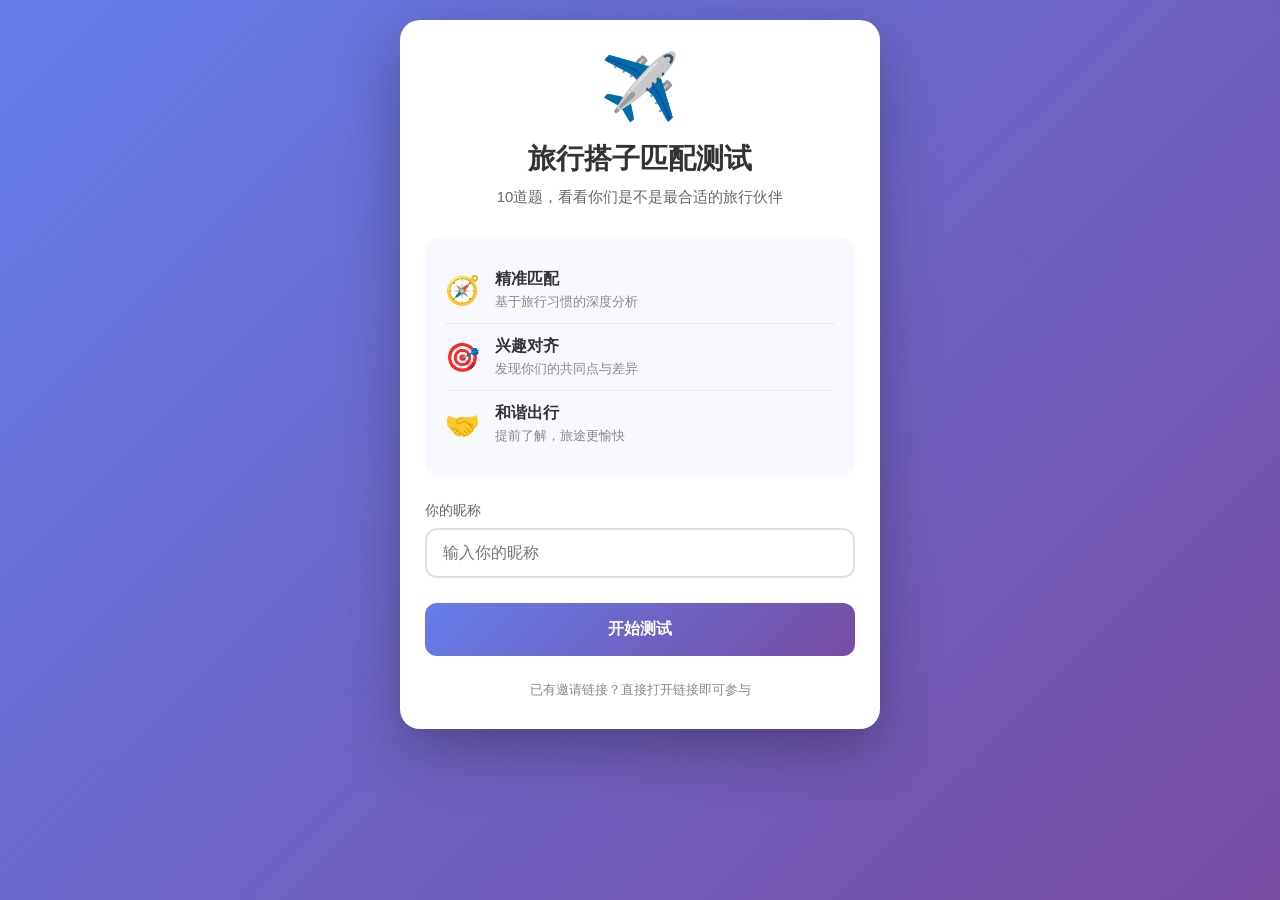
<file: index.html>
<!DOCTYPE html>
<html lang="zh-CN">
<head>
    <meta charset="UTF-8">
    <meta name="viewport" content="width=device-width, initial-scale=1.0">
    <title>旅行搭子匹配测试</title>
    <link rel="stylesheet" href="styles.css">
</head>
<body>
    <div class="container">
        <div class="hero-section">
            <div class="hero-icon">✈️</div>
            <h1 class="title">旅行搭子匹配测试</h1>
            <p class="subtitle">10道题，看看你们是不是最合适的旅行伙伴</p>
        </div>

        <div class="card">
            <div class="feature">
                <div class="feature-icon">🧭</div>
                <div class="feature-text">
                    <h3>精准匹配</h3>
                    <p>基于旅行习惯的深度分析</p>
                </div>
            </div>
            <div class="feature">
                <div class="feature-icon">🎯</div>
                <div class="feature-text">
                    <h3>兴趣对齐</h3>
                    <p>发现你们的共同点与差异</p>
                </div>
            </div>
            <div class="feature">
                <div class="feature-icon">🤝</div>
                <div class="feature-text">
                    <h3>和谐出行</h3>
                    <p>提前了解，旅途更愉快</p>
                </div>
            </div>
        </div>

        <div class="input-section">
            <label for="userName">你的昵称</label>
            <input type="text" id="userName" placeholder="输入你的昵称" maxlength="20">
        </div>

        <div class="button-group">
            <button id="startBtn" class="btn btn-primary">
                开始测试
            </button>
        </div>

        <div class="footer">
            <p>已有邀请链接？直接打开链接即可参与</p>
        </div>
    </div>

    <script src="questions.js"></script>
    <script src="app.js"></script>
</body>
</html>
</file>
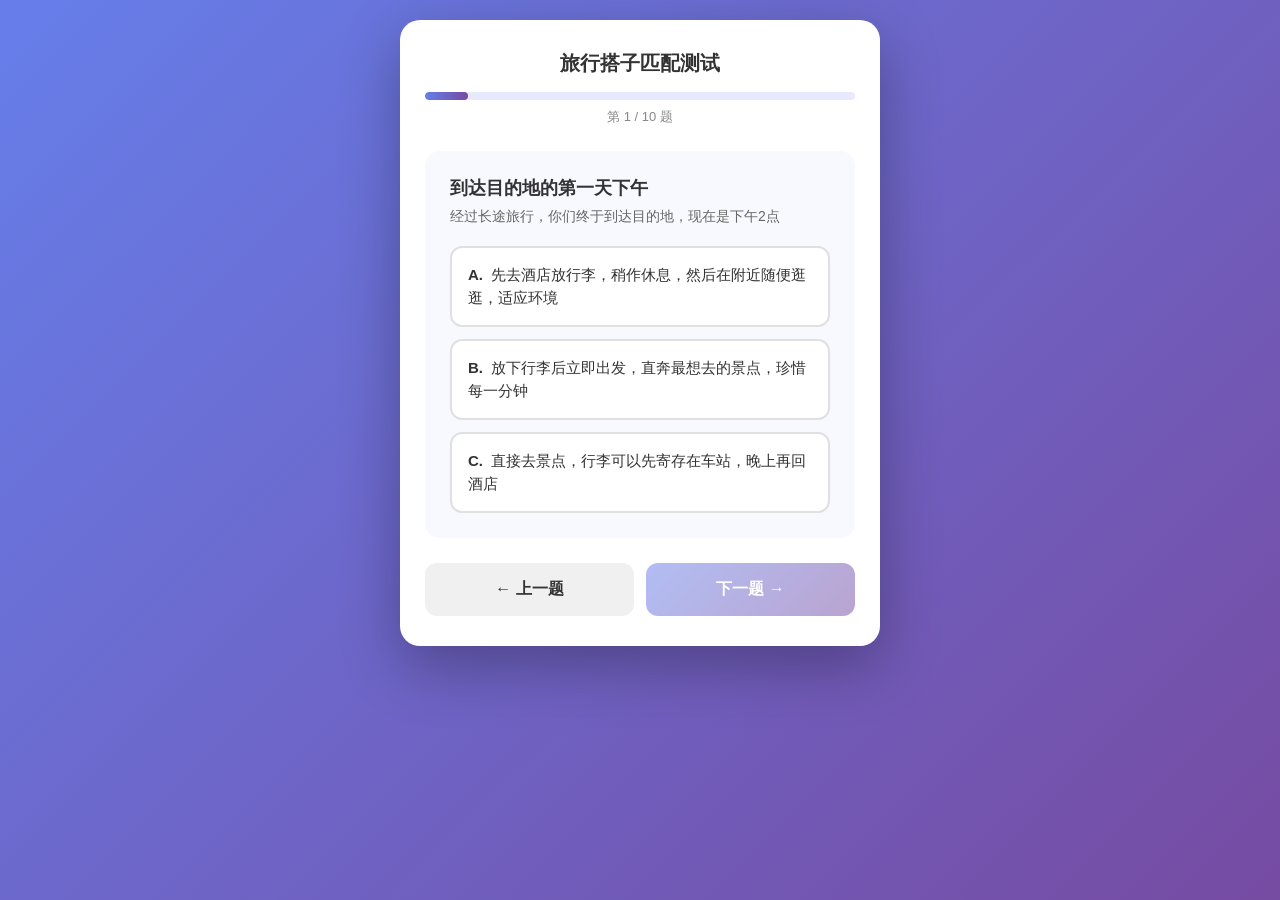
<file: quiz.html>
<!DOCTYPE html>
<html lang="zh-CN">
<head>
    <meta charset="UTF-8">
    <meta name="viewport" content="width=device-width, initial-scale=1.0">
    <title>旅行搭子匹配测试 - 答题中</title>
    <link rel="stylesheet" href="styles.css">
</head>
<body>
    <div class="container">
        <div class="quiz-header">
            <h2 id="inviterTitle">旅行搭子匹配测试</h2>
            <div class="progress-bar">
                <div class="progress-fill" id="progressFill"></div>
            </div>
            <div class="progress-text" id="progressText">第 1 / 10 题</div>
        </div>

        <div class="question-card">
            <h3 class="question-title" id="questionTitle">问题标题</h3>
            <p class="question-desc" id="questionDesc">问题描述</p>
            
            <div class="options-container" id="optionsContainer">
                <!-- 选项会通过JS动态生成 -->
            </div>
        </div>

        <div class="nav-buttons">
            <button id="prevBtn" class="btn btn-secondary" disabled>
                ← 上一题
            </button>
            <button id="nextBtn" class="btn btn-primary">
                下一题 →
            </button>
        </div>

        <div class="share-section" id="shareSection" style="display: none;">
            <p>答题完成！分享给你的旅伴一起测试吧</p>
            <button id="shareBtn" class="btn btn-secondary">
                📤 复制邀请链接
            </button>
        </div>
    </div>

    <div id="toast" class="toast"></div>

    <script src="questions.js"></script>
    <script src="app.js"></script>
</body>
</html>
</file>
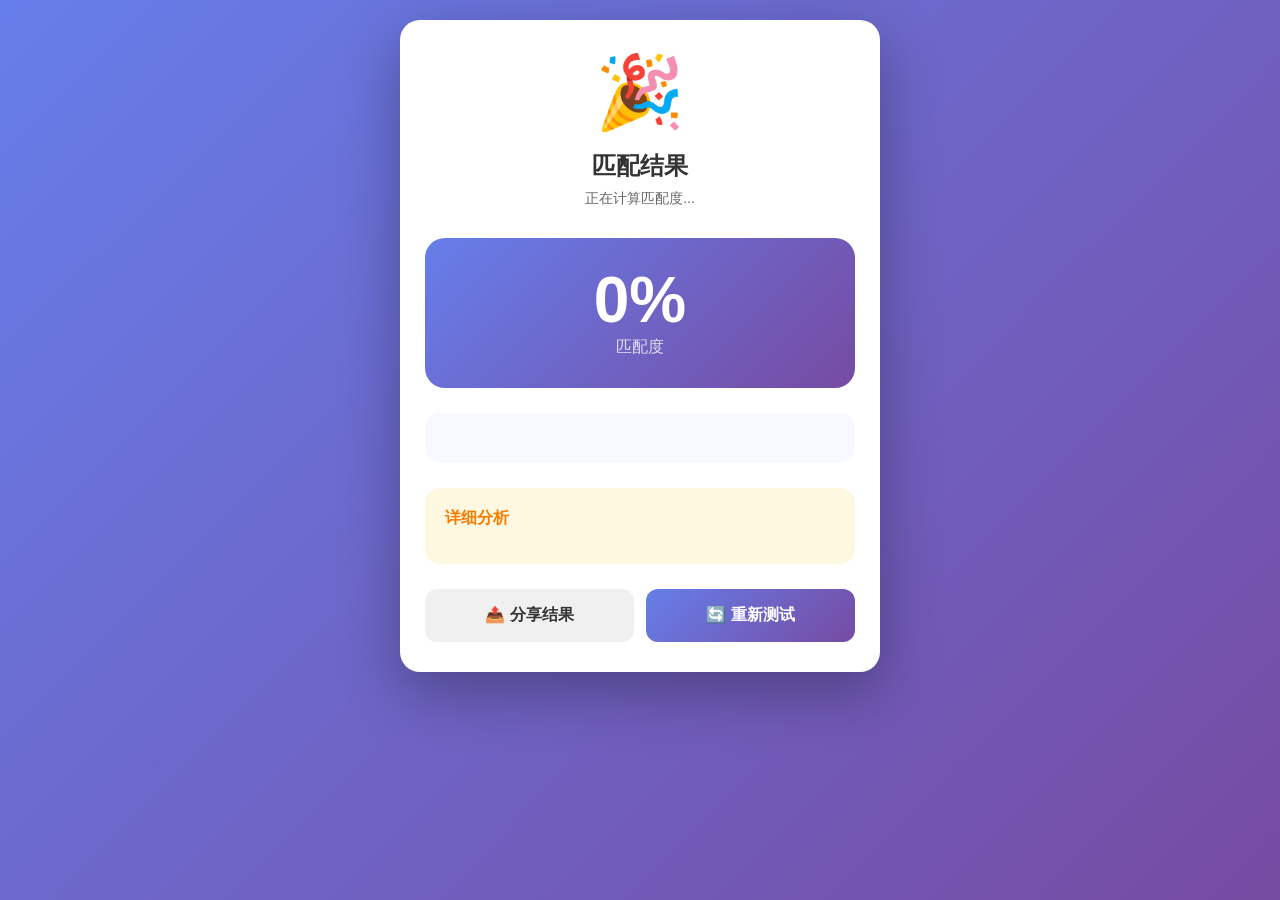
<file: result.html>
<!DOCTYPE html>
<html lang="zh-CN">
<head>
    <meta charset="UTF-8">
    <meta name="viewport" content="width=device-width, initial-scale=1.0">
    <title>旅行搭子匹配测试 - 结果</title>
    <link rel="stylesheet" href="styles.css">
</head>
<body>
    <div class="container">
        <div class="result-section">
            <div class="result-icon" id="resultIcon">🎉</div>
            <h1 class="result-title" id="resultTitle">匹配结果</h1>
            <p class="result-desc" id="resultDesc">正在计算匹配度...</p>
        </div>

        <div class="match-score" id="matchScore">
            <div class="score-number" id="scoreNumber">0%</div>
            <div class="score-label">匹配度</div>
        </div>

        <div class="result-card" id="resultCard">
            <!-- 结果详情会通过JS动态生成 -->
        </div>

        <div class="analysis-section" id="analysisSection">
            <h3>详细分析</h3>
            <div id="analysisContent"></div>
        </div>

        <div class="button-group">
            <button id="shareResultBtn" class="btn btn-secondary">
                📤 分享结果
            </button>
            <button id="restartBtn" class="btn btn-primary">
                🔄 重新测试
            </button>
        </div>

        <div class="invitee-section" id="inviteeSection" style="display: none;">
            <p>邀请你的旅伴也来测试，看看你们的匹配度！</p>
            <button id="inviteBtn" class="btn btn-primary">
                👫 生成邀请链接
            </button>
        </div>
    </div>

    <div id="toast" class="toast"></div>

    <script src="questions.js"></script>
    <script src="app.js"></script>
</body>
</html>
</file>
<file: styles.css>
* {
    margin: 0;
    padding: 0;
    box-sizing: border-box;
}

body {
    font-family: -apple-system, BlinkMacSystemFont, 'Segoe UI', Roboto, 'Helvetica Neue', Arial, sans-serif;
    background: linear-gradient(135deg, #667eea 0%, #764ba2 100%);
    min-height: 100vh;
    padding: 20px;
    color: #333;
}

.container {
    max-width: 480px;
    margin: 0 auto;
    background: white;
    border-radius: 20px;
    padding: 30px 25px;
    box-shadow: 0 20px 60px rgba(0, 0, 0, 0.3);
}

/* 首页样式 */
.hero-section {
    text-align: center;
    margin-bottom: 30px;
}

.hero-icon {
    font-size: 64px;
    margin-bottom: 15px;
}

.title {
    font-size: 28px;
    font-weight: bold;
    color: #333;
    margin-bottom: 10px;
}

.subtitle {
    color: #666;
    font-size: 15px;
}

.card {
    background: #f8f9ff;
    border-radius: 15px;
    padding: 20px;
    margin-bottom: 25px;
}

.feature {
    display: flex;
    align-items: center;
    padding: 12px 0;
    border-bottom: 1px solid #e8e8ff;
}

.feature:last-child {
    border-bottom: none;
}

.feature-icon {
    font-size: 28px;
    margin-right: 15px;
}

.feature-text h3 {
    font-size: 16px;
    color: #333;
    margin-bottom: 3px;
}

.feature-text p {
    font-size: 13px;
    color: #888;
}

.input-section {
    margin-bottom: 25px;
}

.input-section label {
    display: block;
    font-size: 14px;
    color: #666;
    margin-bottom: 8px;
}

.input-section input {
    width: 100%;
    padding: 14px 16px;
    border: 2px solid #e0e0e0;
    border-radius: 12px;
    font-size: 16px;
    transition: all 0.3s ease;
}

.input-section input:focus {
    outline: none;
    border-color: #667eea;
}

.button-group {
    display: flex;
    gap: 12px;
}

.btn {
    flex: 1;
    padding: 16px 24px;
    border: none;
    border-radius: 12px;
    font-size: 16px;
    font-weight: 600;
    cursor: pointer;
    transition: all 0.3s ease;
}

.btn-primary {
    background: linear-gradient(135deg, #667eea 0%, #764ba2 100%);
    color: white;
}

.btn-primary:hover:not(:disabled) {
    transform: translateY(-2px);
    box-shadow: 0 8px 25px rgba(102, 126, 234, 0.4);
}

.btn-primary:disabled {
    opacity: 0.5;
    cursor: not-allowed;
}

.btn-secondary {
    background: #f0f0f0;
    color: #333;
}

.btn-secondary:hover {
    background: #e0e0e0;
}

.footer {
    text-align: center;
    margin-top: 25px;
    color: #888;
    font-size: 13px;
}

/* 答题页样式 */
.quiz-header {
    margin-bottom: 25px;
}

.quiz-header h2 {
    font-size: 20px;
    color: #333;
    margin-bottom: 15px;
    text-align: center;
}

.progress-bar {
    height: 8px;
    background: #e8e8ff;
    border-radius: 4px;
    overflow: hidden;
    margin-bottom: 8px;
}

.progress-fill {
    height: 100%;
    background: linear-gradient(90deg, #667eea 0%, #764ba2 100%);
    border-radius: 4px;
    transition: width 0.3s ease;
    width: 10%;
}

.progress-text {
    text-align: center;
    font-size: 13px;
    color: #888;
}

.question-card {
    background: #f8f9ff;
    border-radius: 15px;
    padding: 25px;
    margin-bottom: 25px;
}

.question-title {
    font-size: 18px;
    font-weight: bold;
    color: #333;
    margin-bottom: 8px;
}

.question-desc {
    font-size: 14px;
    color: #666;
    margin-bottom: 20px;
}

.options-container {
    display: flex;
    flex-direction: column;
    gap: 12px;
}

.option-item {
    padding: 16px;
    background: white;
    border: 2px solid #e0e0e0;
    border-radius: 12px;
    cursor: pointer;
    transition: all 0.3s ease;
    font-size: 15px;
    line-height: 1.5;
}

.option-item:hover {
    border-color: #667eea;
    background: #f0f3ff;
}

.option-item.selected {
    border-color: #667eea;
    background: linear-gradient(135deg, #667eea 0%, #764ba2 100%);
    color: white;
}

.option-label {
    font-weight: bold;
    margin-right: 8px;
}

.nav-buttons {
    display: flex;
    gap: 12px;
}

.share-section {
    text-align: center;
    margin-top: 25px;
    padding: 20px;
    background: #e8f5e9;
    border-radius: 12px;
}

.share-section p {
    margin-bottom: 12px;
    color: #2e7d32;
}

/* 结果页样式 */
.result-section {
    text-align: center;
    margin-bottom: 30px;
}

.result-icon {
    font-size: 72px;
    margin-bottom: 15px;
}

.result-title {
    font-size: 24px;
    font-weight: bold;
    color: #333;
    margin-bottom: 8px;
}

.result-desc {
    color: #666;
    font-size: 14px;
}

.match-score {
    text-align: center;
    padding: 30px;
    background: linear-gradient(135deg, #667eea 0%, #764ba2 100%);
    border-radius: 20px;
    margin-bottom: 25px;
}

.score-number {
    font-size: 64px;
    font-weight: bold;
    color: white;
    line-height: 1;
}

.score-label {
    font-size: 16px;
    color: rgba(255, 255, 255, 0.8);
    margin-top: 5px;
}

.result-card {
    background: #f8f9ff;
    border-radius: 15px;
    padding: 25px;
    margin-bottom: 25px;
}

.analysis-section {
    background: #fff8e1;
    border-radius: 15px;
    padding: 20px;
    margin-bottom: 25px;
}

.analysis-section h3 {
    font-size: 16px;
    color: #f57c00;
    margin-bottom: 15px;
}

.analysis-item {
    padding: 12px 0;
    border-bottom: 1px solid #ffe082;
}

.analysis-item:last-child {
    border-bottom: none;
}

.analysis-item h4 {
    font-size: 14px;
    color: #e65100;
    margin-bottom: 5px;
}

.analysis-item p {
    font-size: 13px;
    color: #666;
    line-height: 1.5;
}

.invitee-section {
    text-align: center;
    padding: 20px;
    background: #e3f2fd;
    border-radius: 12px;
    margin-top: 20px;
}

.invitee-section p {
    color: #1565c0;
    margin-bottom: 12px;
}

/* Toast提示 */
.toast {
    position: fixed;
    top: 50%;
    left: 50%;
    transform: translate(-50%, -50%);
    background: rgba(0, 0, 0, 0.8);
    color: white;
    padding: 12px 24px;
    border-radius: 8px;
    font-size: 14px;
    z-index: 1000;
    opacity: 0;
    transition: opacity 0.3s ease;
    pointer-events: none;
}

.toast.show {
    opacity: 1;
}

/* 响应式 */
@media (max-width: 480px) {
    body {
        padding: 10px;
    }
    
    .container {
        padding: 20px 15px;
    }
    
    .title {
        font-size: 24px;
    }
    
    .hero-icon {
        font-size: 52px;
    }
}
</file>
